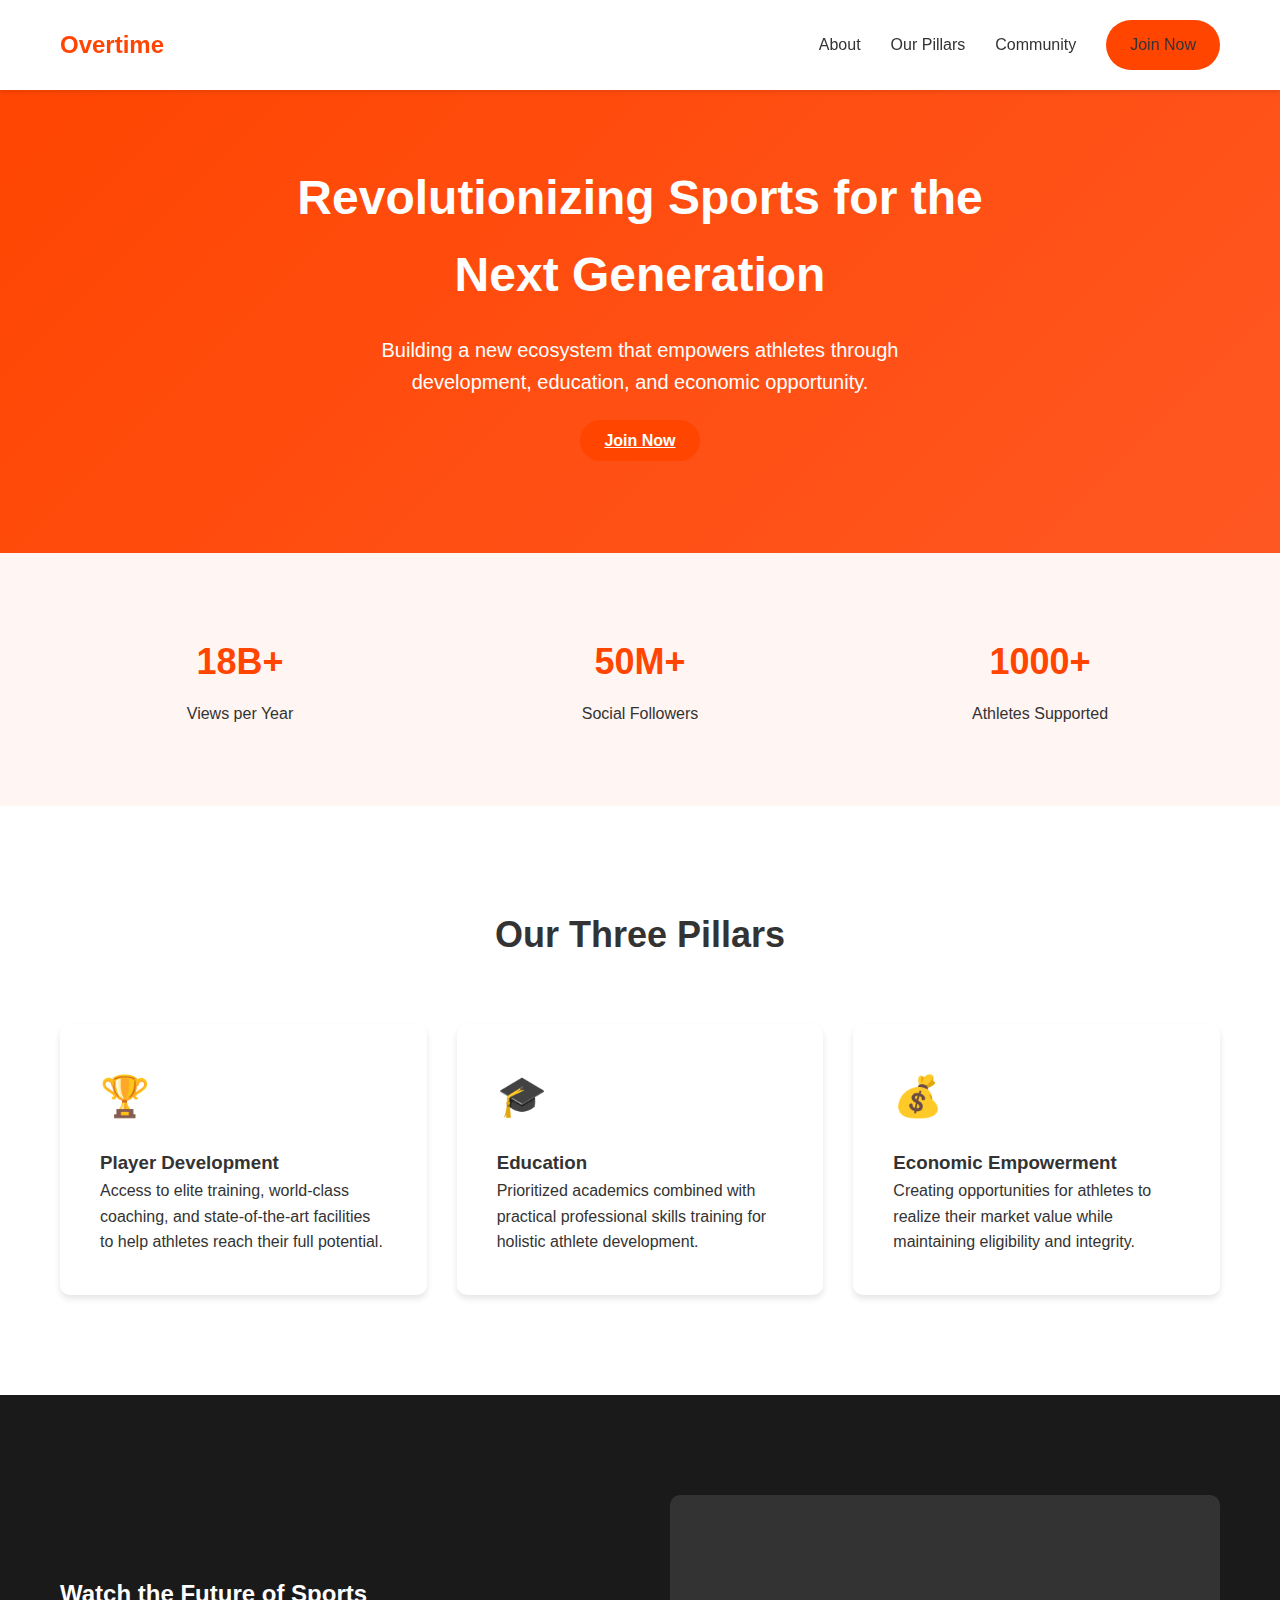
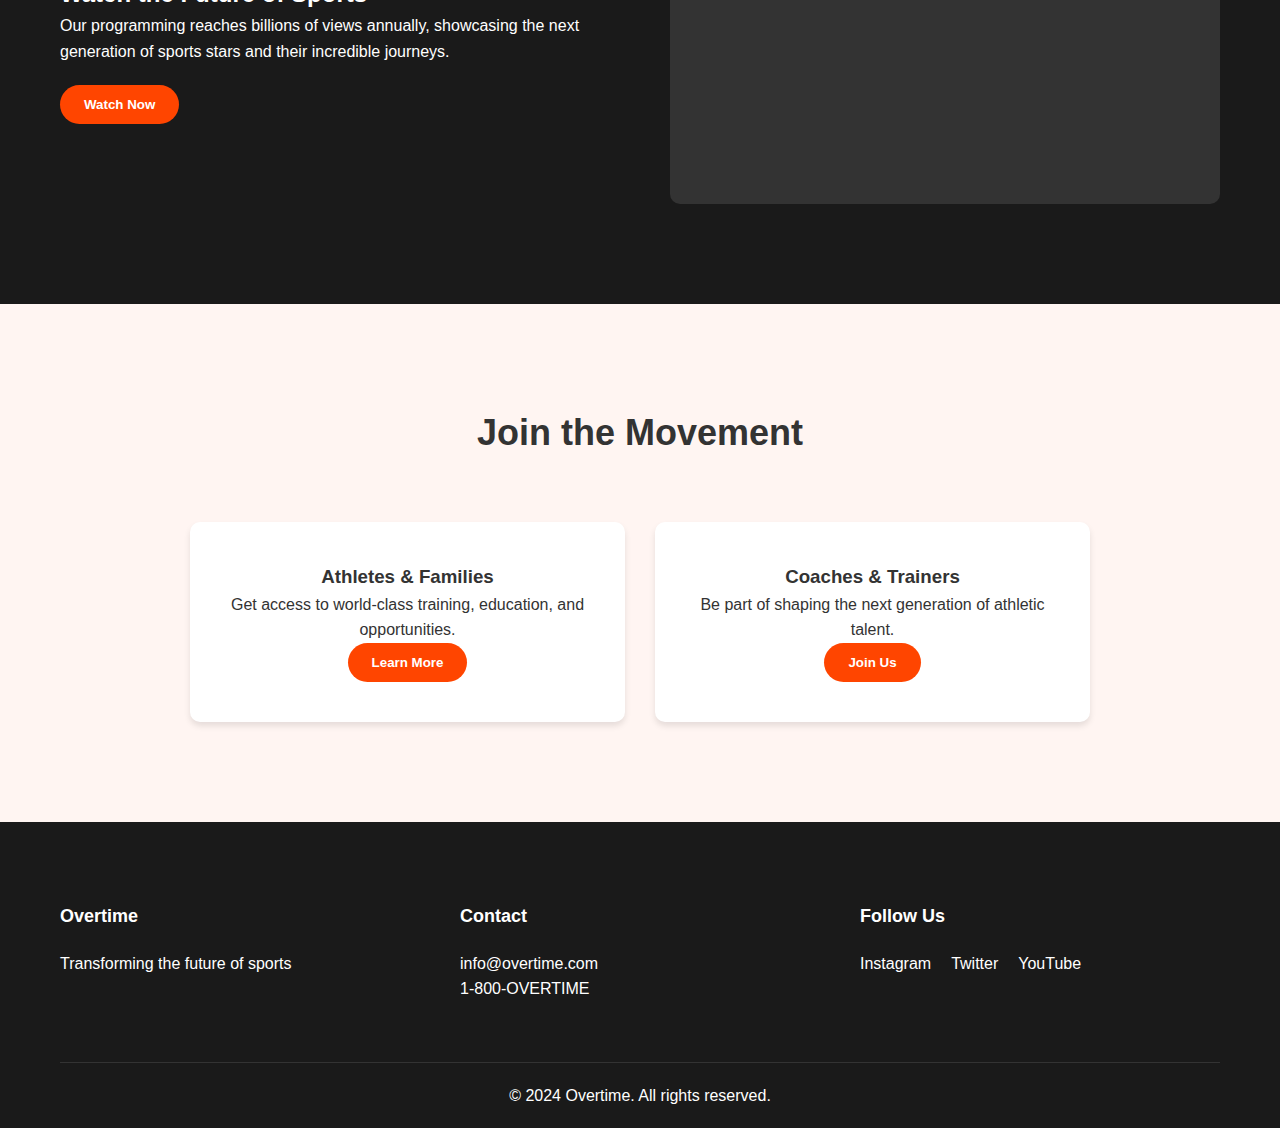
<file: index.html>
<!DOCTYPE html>
<html lang="en">
<head>
    <meta charset="UTF-8">
    <meta name="viewport" content="width=device-width, initial-scale=1.0">
    <title>Overtime - Next Generation Sports</title>  
    <link rel="stylesheet" href="styles.css">
</head>
<body>
    <!-- Navigation -->
    <nav class="navbar">
        <div class="container">
            <div class="logo">Overtime</div>
            <div class="nav-links">
                <a href="about.html">About</a>
                <a href="pillars.html">Our Pillars</a>
                <a href="community.html">Community</a>
                <a href="join.html" class="cta-button">Join Now</a>
            </div>
        </div>
    </nav>

    <!-- Hero Section -->
    <header class="hero">
        <div class="container">
            <h1>Revolutionizing Sports for the Next Generation</h1>
            <p>Building a new ecosystem that empowers athletes through development, education, and economic opportunity.</p>
            <a href="join.html" class="cta-button">Join Now</a>
        </div>
    </header>

    <!-- Stats Section -->
    <section class="stats">
        <div class="container">
            <div class="stat-item">
                <h2>18B+</h2>
                <p>Views per Year</p>
            </div>
            <div class="stat-item">
                <h2>50M+</h2>
                <p>Social Followers</p>
            </div>
            <div class="stat-item">
                <h2>1000+</h2>
                <p>Athletes Supported</p>
            </div>
        </div>
    </section>

    <!-- Three Pillars Section -->
    <section class="pillars" id="pillars">
        <div class="container">
            <h2>Our Three Pillars</h2>
            <div class="pillar-grid">
                <div class="pillar-card">
                    <div class="icon">🏆</div>
                    <h3>Player Development</h3>
                    <p>Access to elite training, world-class coaching, and state-of-the-art facilities to help athletes reach their full potential.</p>
                </div>
                <div class="pillar-card">
                    <div class="icon">🎓</div>
                    <h3>Education</h3>
                    <p>Prioritized academics combined with practical professional skills training for holistic athlete development.</p>
                </div>
                <div class="pillar-card">
                    <div class="icon">💰</div>
                    <h3>Economic Empowerment</h3>
                    <p>Creating opportunities for athletes to realize their market value while maintaining eligibility and integrity.</p>
                </div>
            </div>
        </div>
    </section>

    <!-- Featured Content Section -->
    <section class="featured">
        <div class="container">
            <div class="content-grid">
                <div class="content-text">
                    <h2>Watch the Future of Sports</h2>
                    <p>Our programming reaches billions of views annually, showcasing the next generation of sports stars and their incredible journeys.</p>
                    <button class="watch-button">Watch Now</button>
                </div>
                <div class="content-video">
                    <div class="video-placeholder"></div>
                </div>
            </div>
        </div>
    </section>

    <!-- Community Section -->
    <section class="community" id="community">
        <div class="container">
            <h2>Join the Movement</h2>
            <div class="community-grid">
                <div class="community-card">
                    <h3>Athletes & Families</h3>
                    <p>Get access to world-class training, education, and opportunities.</p>
                    <button class="cta-button">Learn More</button>
                </div>
                <div class="community-card">
                    <h3>Coaches & Trainers</h3>
                    <p>Be part of shaping the next generation of athletic talent.</p>
                    <button class="cta-button">Join Us</button>
                </div>
            </div>
        </div>
    </section>

    <!-- Footer -->
    <footer class="footer">
        <div class="container">
            <div class="footer-content">
                <div class="footer-section">
                    <h4>Overtime</h4>
                    <p>Transforming the future of sports</p>
                </div>
                <div class="footer-section">
                    <h4>Contact</h4>
                    <p>info@overtime.com</p>
                    <p>1-800-OVERTIME</p>
                </div>
                <div class="footer-section">
                    <h4>Follow Us</h4>
                    <div class="social-links">
                        <a href="#">Instagram</a>
                        <a href="#">Twitter</a>
                        <a href="#">YouTube</a>
                    </div>
                </div>
            </div>
            <div class="footer-bottom">
                <p>&copy; 2024 Overtime. All rights reserved.</p>
            </div>
        </div>
    </footer>
</body>
</html>
</file>
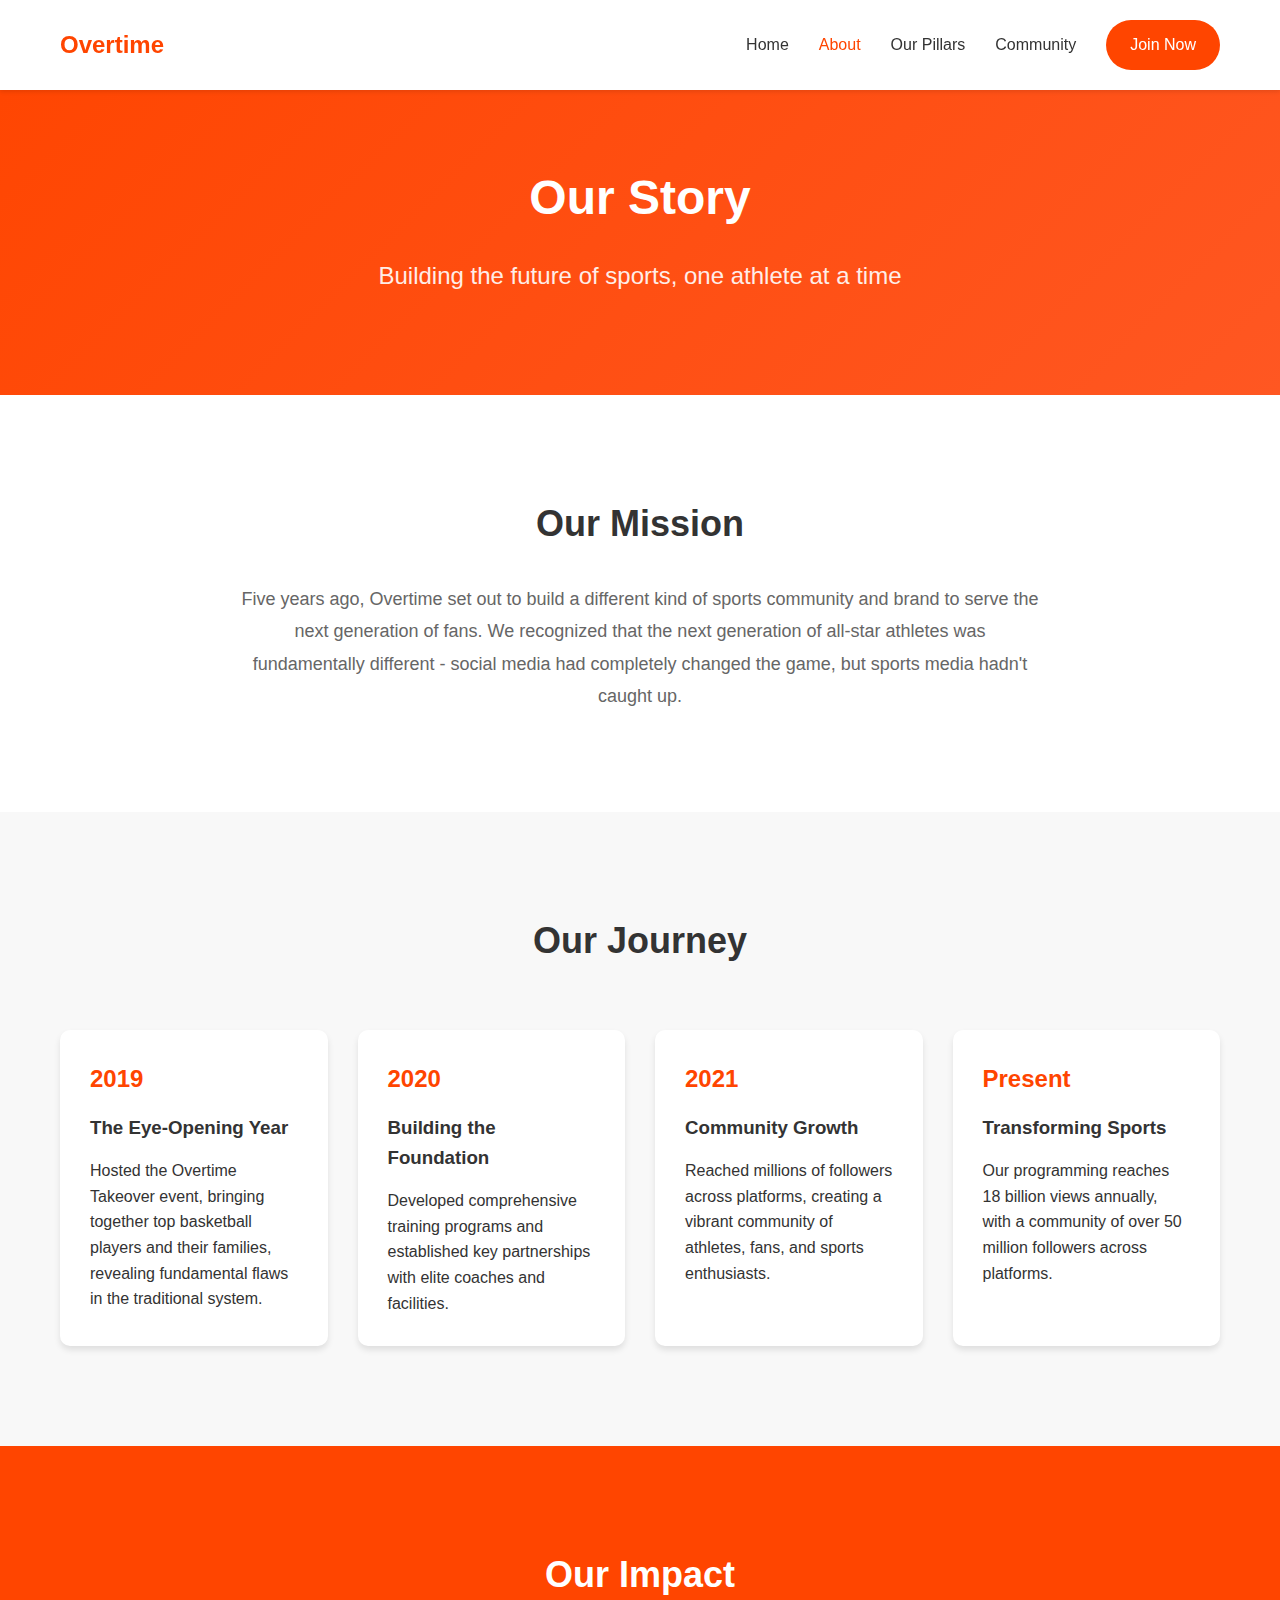
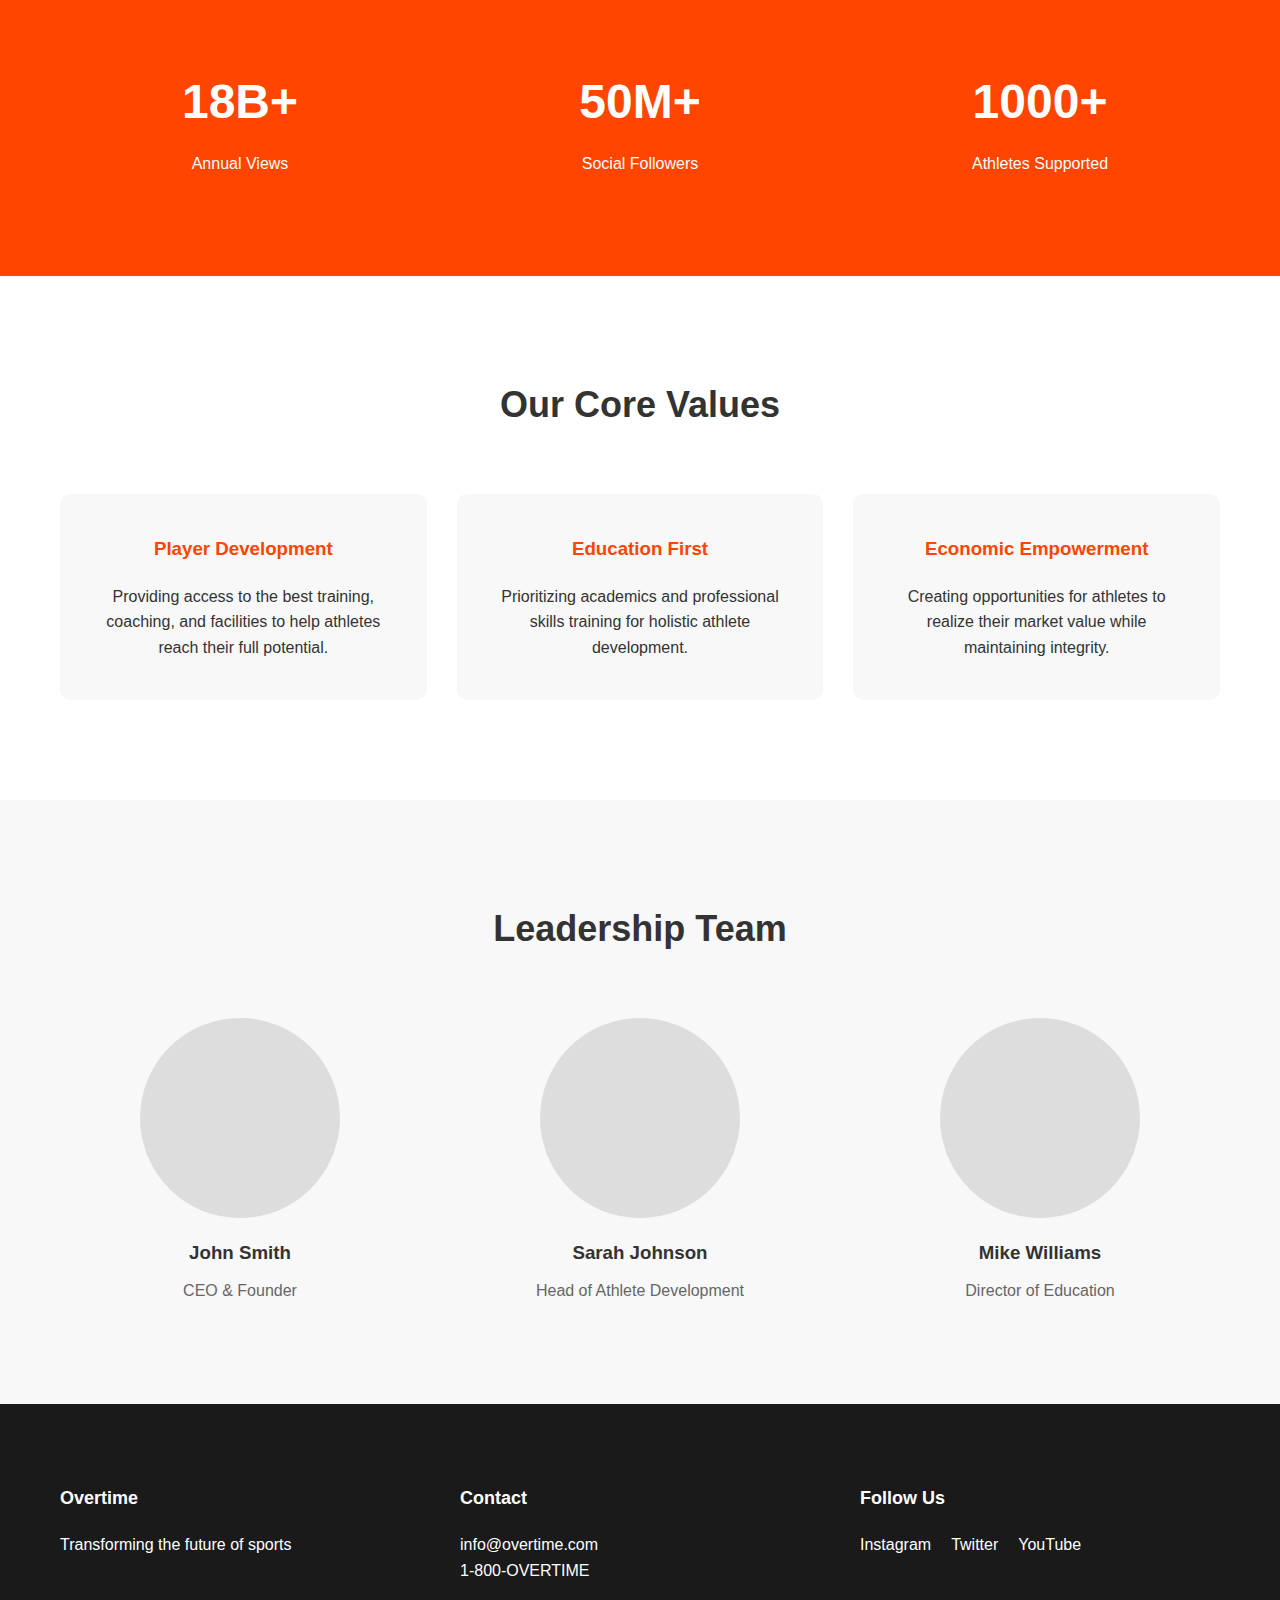
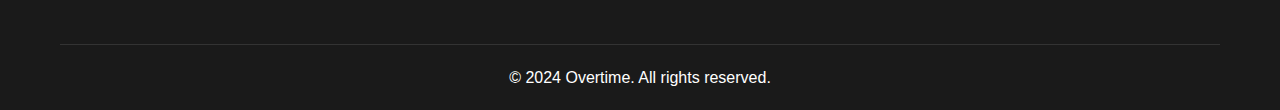
<file: about.html>
<!DOCTYPE html>
<html lang="en">
<head>
    <meta charset="UTF-8">
    <meta name="viewport" content="width=device-width, initial-scale=1.0">
    <title>About Overtime - Revolutionizing Sports</title>
    <link rel="stylesheet" href="about-styles.css">
</head>
<body>
    <!-- Navigation -->
    <nav class="navbar">
        <div class="container">
            <a href="index.html" class="logo">Overtime</a>
            <div class="nav-links">
                <a href="home.html">Home</a>
                <a href="#about" class="active">About</a>
                <a href="ourpillar">Our Pillars </a>
                <a href="#community">Community</a>
                <a href="join.html" class="cta-button">Join Now</a>
            </div>
        </div>
    </nav>

    <!-- Hero Section -->
    <header class="about-hero">
        <div class="container">
            <h1>Our Story</h1>
            <p>Building the future of sports, one athlete at a time</p>
        </div>
    </header>

    <!-- Mission Section -->
    <section class="mission">
        <div class="container">
            <div class="mission-content">
                <h2>Our Mission</h2>
                <p>Five years ago, Overtime set out to build a different kind of sports community and brand to serve the next generation of fans. We recognized that the next generation of all-star athletes was fundamentally different - social media had completely changed the game, but sports media hadn't caught up.</p>
            </div>
        </div>
    </section>

    <!-- Journey Timeline -->
    <section class="timeline">
        <div class="container">
            <h2>Our Journey</h2>
            <div class="timeline-grid">
                <div class="timeline-item">
                    <div class="year">2019</div>
                    <h3>The Eye-Opening Year</h3>
                    <p>Hosted the Overtime Takeover event, bringing together top basketball players and their families, revealing fundamental flaws in the traditional system.</p>
                </div>
                <div class="timeline-item">
                    <div class="year">2020</div>
                    <h3>Building the Foundation</h3>
                    <p>Developed comprehensive training programs and established key partnerships with elite coaches and facilities.</p>
                </div>
                <div class="timeline-item">
                    <div class="year">2021</div>
                    <h3>Community Growth</h3>
                    <p>Reached millions of followers across platforms, creating a vibrant community of athletes, fans, and sports enthusiasts.</p>
                </div>
                <div class="timeline-item">
                    <div class="year">Present</div>
                    <h3>Transforming Sports</h3>
                    <p>Our programming reaches 18 billion views annually, with a community of over 50 million followers across platforms.</p>
                </div>
            </div>
        </div>
    </section>

    <!-- Impact Stats -->
    <section class="impact">
        <div class="container">
            <h2>Our Impact</h2>
            <div class="stats-grid">
                <div class="stat-item">
                    <span class="stat-number">18B+</span>
                    <p>Annual Views</p>
                </div>
                <div class="stat-item">
                    <span class="stat-number">50M+</span>
                    <p>Social Followers</p>
                </div>
                <div class="stat-item">
                    <span class="stat-number">1000+</span>
                    <p>Athletes Supported</p>
                </div>
            </div>
        </div>
    </section>

    <!-- Values Section -->
    <section class="values">
        <div class="container">
            <h2>Our Core Values</h2>
            <div class="values-grid">
                <div class="value-card">
                    <h3>Player Development</h3>
                    <p>Providing access to the best training, coaching, and facilities to help athletes reach their full potential.</p>
                </div>
                <div class="value-card">
                    <h3>Education First</h3>
                    <p>Prioritizing academics and professional skills training for holistic athlete development.</p>
                </div>
                <div class="value-card">
                    <h3>Economic Empowerment</h3>
                    <p>Creating opportunities for athletes to realize their market value while maintaining integrity.</p>
                </div>
            </div>
        </div>
    </section>

    <!-- Team Section -->
    <section class="team">
        <div class="container">
            <h2>Leadership Team</h2>
            <div class="team-grid">
                <div class="team-member">
                    <div class="member-photo"></div>
                    <h3>John Smith</h3>
                    <p>CEO & Founder</p>
                </div>
                <div class="team-member">
                    <div class="member-photo"></div>
                    <h3>Sarah Johnson</h3>
                    <p>Head of Athlete Development</p>
                </div>
                <div class="team-member">
                    <div class="member-photo"></div>
                    <h3>Mike Williams</h3>
                    <p>Director of Education</p>
                </div>
            </div>
        </div>
    </section>

    <!-- Footer -->
    <footer class="footer">
        <div class="container">
            <div class="footer-content">
                <div class="footer-section">
                    <h4>Overtime</h4>
                    <p>Transforming the future of sports</p>
                </div>
                <div class="footer-section">
                    <h4>Contact</h4>
                    <p>info@overtime.com</p>
                    <p>1-800-OVERTIME</p>
                </div>
                <div class="footer-section">
                    <h4>Follow Us</h4>
                    <div class="social-links">
                        <a href="#">Instagram</a>
                        <a href="#">Twitter</a>
                        <a href="#">YouTube</a>
                    </div>
                </div>
            </div>
            <div class="footer-bottom">
                <p>&copy; 2024 Overtime. All rights reserved.</p>
            </div>
        </div>
    </footer>
</body>
</html>
</file>
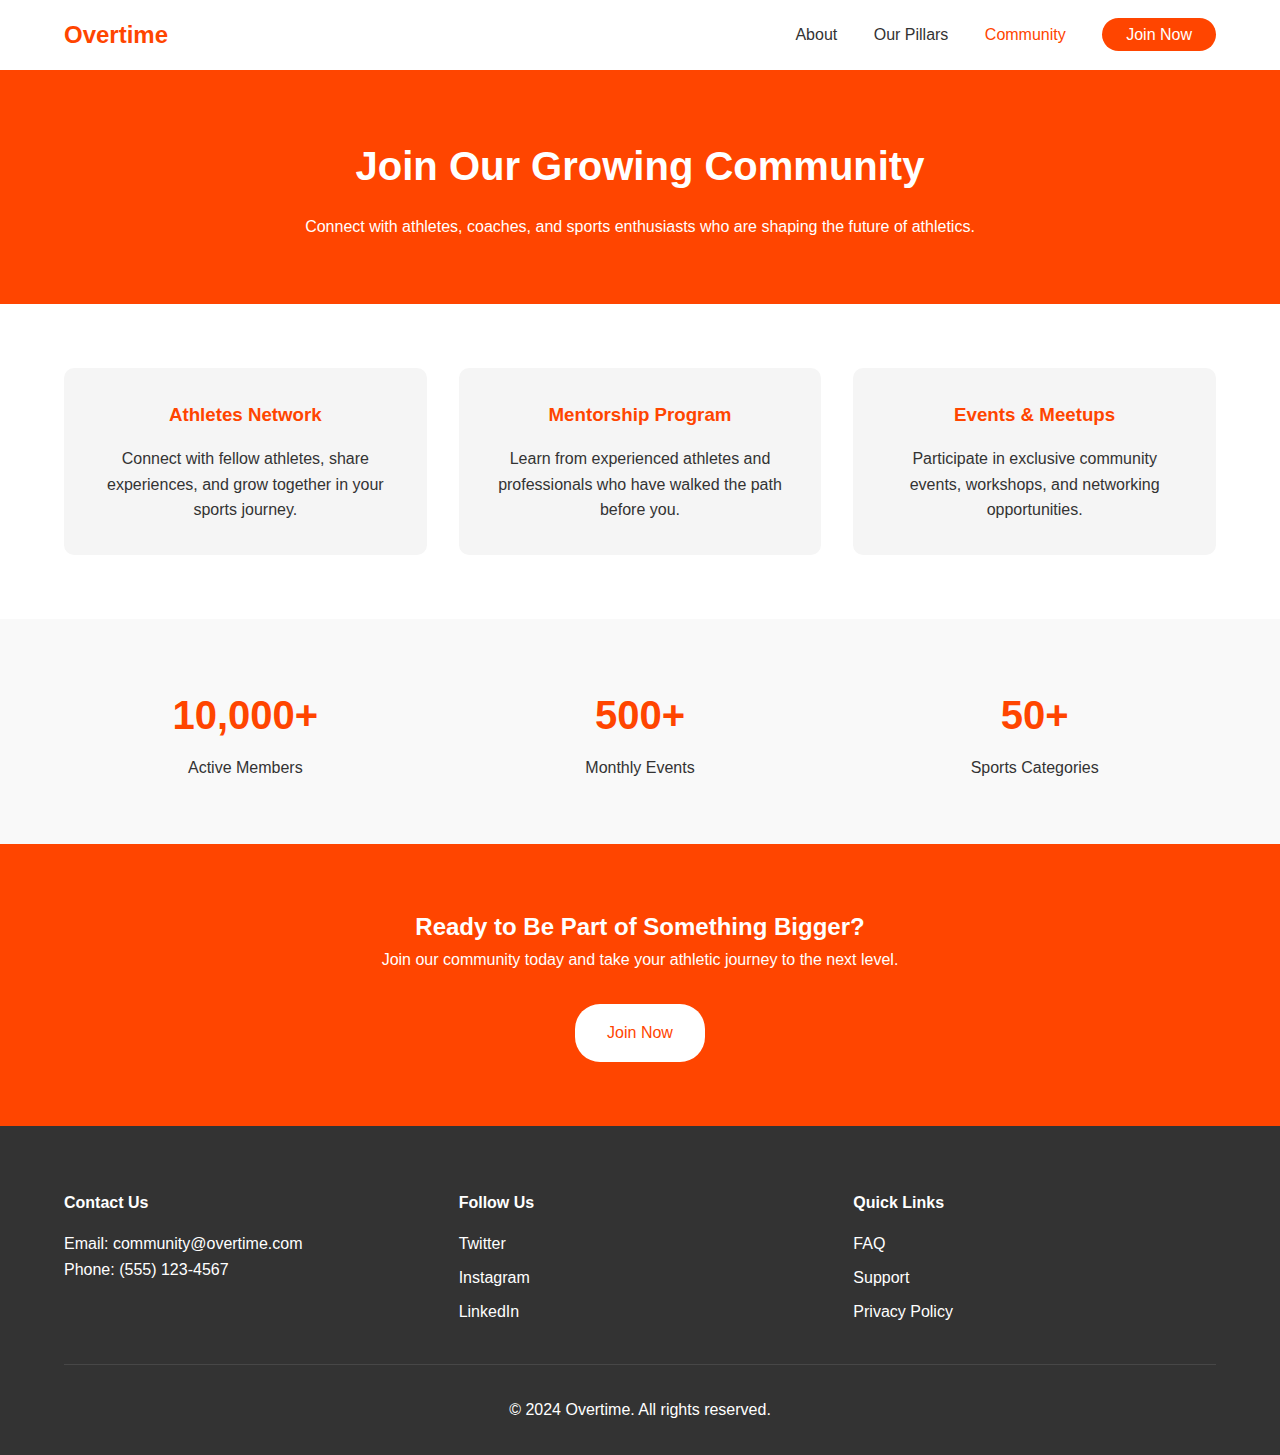
<file: community.html>
<!DOCTYPE html>
<html lang="en">
<head>
    <meta charset="UTF-8">
    <meta name="viewport" content="width=device-width, initial-scale=1.0">
    <title>Overtime - Community</title>
    <link rel="stylesheet" href="comm.styles.css">
</head>
<body>
    <nav class="navbar">
        <div class="logo">Overtime</div>
        <div class="nav-links">
            <a href="#">About</a>
            <a href="#">Our Pillars</a>
            <a href="#" class="active">Community</a>
            <a href="#" class="join-button">Join Now</a>
        </div>
    </nav>

    <main>
        <section class="hero-section">
            <h1>Join Our Growing Community</h1>
            <p>Connect with athletes, coaches, and sports enthusiasts who are shaping the future of athletics.</p>
        </section>

        <section class="community-features">
            <div class="feature-card">
                <h3>Athletes Network</h3>
                <p>Connect with fellow athletes, share experiences, and grow together in your sports journey.</p>
            </div>
            <div class="feature-card">
                <h3>Mentorship Program</h3>
                <p>Learn from experienced athletes and professionals who have walked the path before you.</p>
            </div>
            <div class="feature-card">
                <h3>Events & Meetups</h3>
                <p>Participate in exclusive community events, workshops, and networking opportunities.</p>
            </div>
        </section>

        <section class="community-stats">
            <div class="stat-item">
                <h2>10,000+</h2>
                <p>Active Members</p>
            </div>
            <div class="stat-item">
                <h2>500+</h2>
                <p>Monthly Events</p>
            </div>
            <div class="stat-item">
                <h2>50+</h2>
                <p>Sports Categories</p>
            </div>
        </section>

        <section class="join-community">
            <h2>Ready to Be Part of Something Bigger?</h2>
            <p>Join our community today and take your athletic journey to the next level.</p>
            <a href="#" class="cta-button">Join Now</a>
        </section>
    </main>

    <footer>
        <div class="footer-content">
            <div class="footer-section">
                <h4>Contact Us</h4>
                <p>Email: community@overtime.com</p>
                <p>Phone: (555) 123-4567</p>
            </div>
            <div class="footer-section">
                <h4>Follow Us</h4>
                <div class="social-links">
                    <a href="#">Twitter</a>
                    <a href="#">Instagram</a>
                    <a href="#">LinkedIn</a>
                </div>
            </div>
            <div class="footer-section">
                <h4>Quick Links</h4>
                <a href="#">FAQ</a>
                <a href="#">Support</a>
                <a href="#">Privacy Policy</a>
            </div>
        </div>
        <div class="footer-bottom">
            <p>&copy; 2024 Overtime. All rights reserved.</p>
        </div>
    </footer>
</body>
</html>
</file>
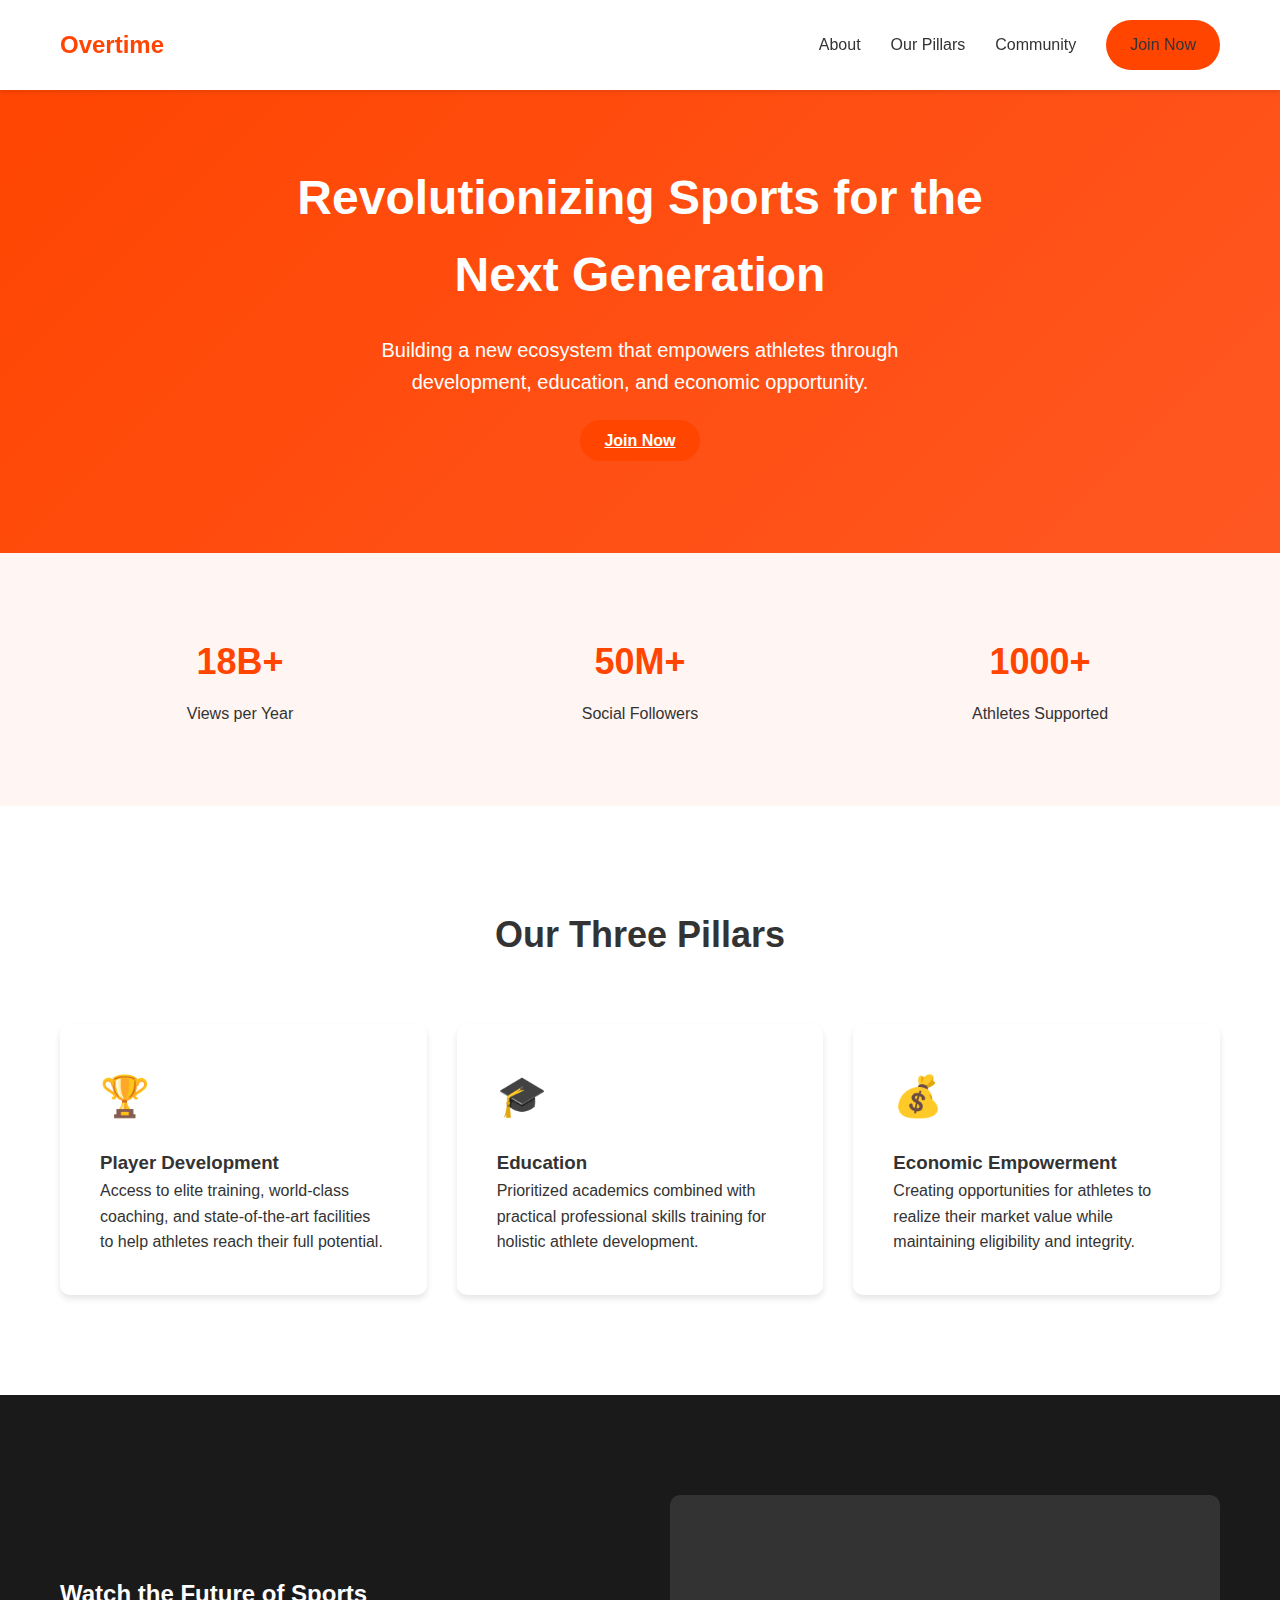
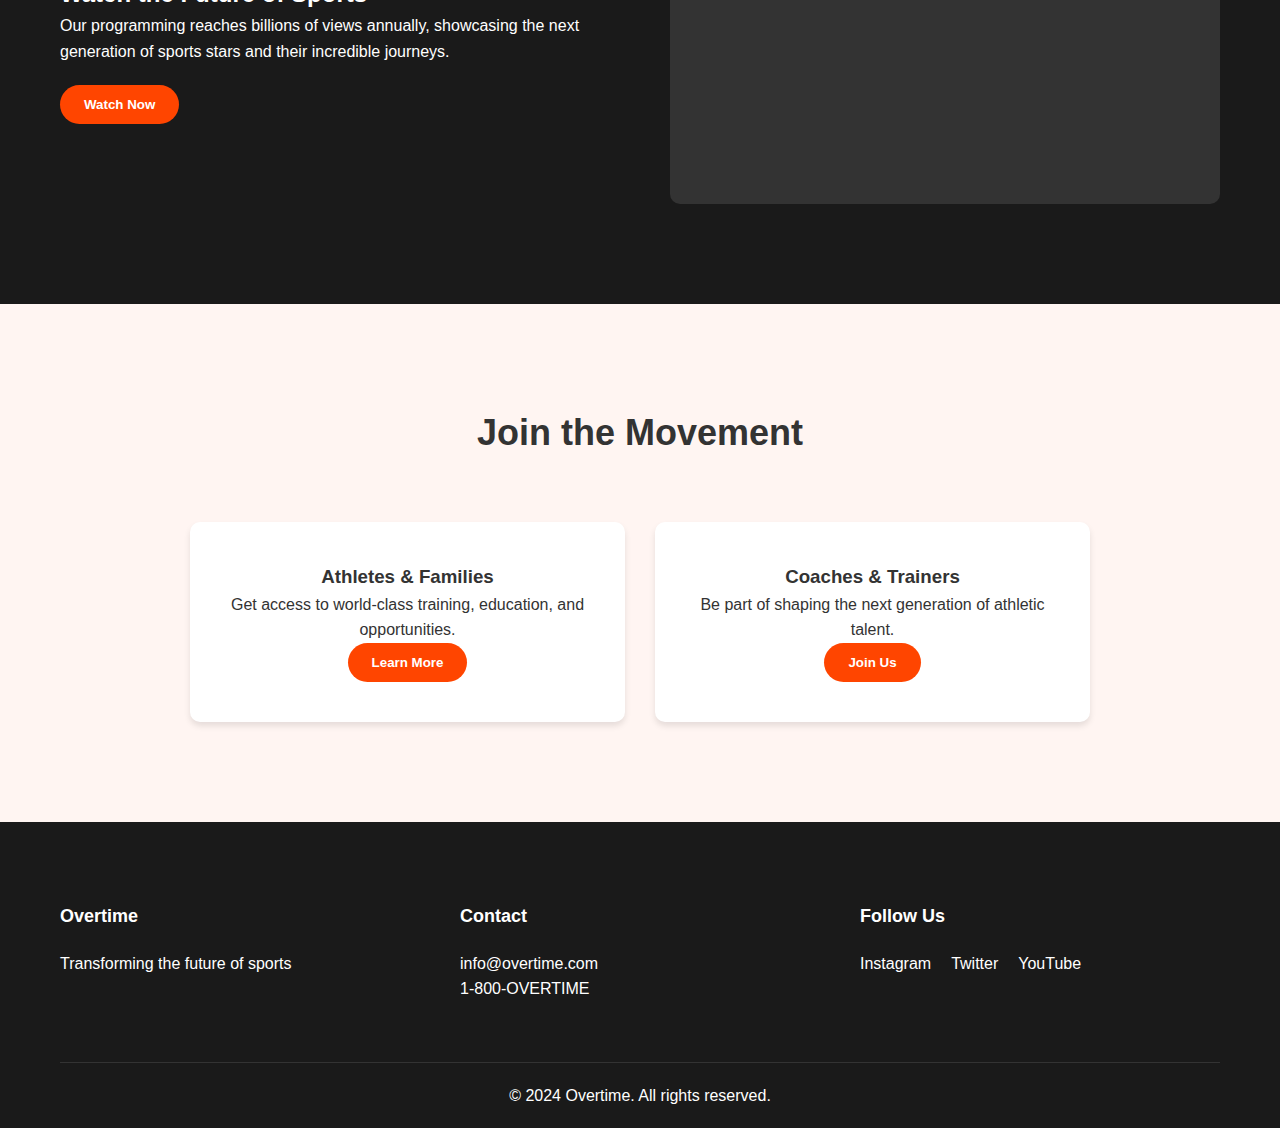
<file: home.html>
<!DOCTYPE html>
<html lang="en">
<head>
    <meta charset="UTF-8">
    <meta name="viewport" content="width=device-width, initial-scale=1.0">
    <title>Overtime - Next Generation Sports</title>  
    <link rel="stylesheet" href="styles.css">
</head>
<body>
    <!-- Navigation -->
    <nav class="navbar">
        <div class="container">
            <div class="logo">Overtime</div>
            <div class="nav-links">
                <a href="about.html">About</a>
                <a href="pillars.html">Our Pillars</a>
                <a href="community.html">Community</a>
                <a href="join.html" class="cta-button">Join Now</a>
            </div>
        </div>
    </nav>

    <!-- Hero Section -->
    <header class="hero">
        <div class="container">
            <h1>Revolutionizing Sports for the Next Generation</h1>
            <p>Building a new ecosystem that empowers athletes through development, education, and economic opportunity.</p>
            <a href="join.html" class="cta-button">Join Now</a>
        </div>
    </header>

    <!-- Stats Section -->
    <section class="stats">
        <div class="container">
            <div class="stat-item">
                <h2>18B+</h2>
                <p>Views per Year</p>
            </div>
            <div class="stat-item">
                <h2>50M+</h2>
                <p>Social Followers</p>
            </div>
            <div class="stat-item">
                <h2>1000+</h2>
                <p>Athletes Supported</p>
            </div>
        </div>
    </section>

    <!-- Three Pillars Section -->
    <section class="pillars" id="pillars">
        <div class="container">
            <h2>Our Three Pillars</h2>
            <div class="pillar-grid">
                <div class="pillar-card">
                    <div class="icon">🏆</div>
                    <h3>Player Development</h3>
                    <p>Access to elite training, world-class coaching, and state-of-the-art facilities to help athletes reach their full potential.</p>
                </div>
                <div class="pillar-card">
                    <div class="icon">🎓</div>
                    <h3>Education</h3>
                    <p>Prioritized academics combined with practical professional skills training for holistic athlete development.</p>
                </div>
                <div class="pillar-card">
                    <div class="icon">💰</div>
                    <h3>Economic Empowerment</h3>
                    <p>Creating opportunities for athletes to realize their market value while maintaining eligibility and integrity.</p>
                </div>
            </div>
        </div>
    </section>

    <!-- Featured Content Section -->
    <section class="featured">
        <div class="container">
            <div class="content-grid">
                <div class="content-text">
                    <h2>Watch the Future of Sports</h2>
                    <p>Our programming reaches billions of views annually, showcasing the next generation of sports stars and their incredible journeys.</p>
                    <button class="watch-button">Watch Now</button>
                </div>
                <div class="content-video">
                    <div class="video-placeholder"></div>
                </div>
            </div>
        </div>
    </section>

    <!-- Community Section -->
    <section class="community" id="community">
        <div class="container">
            <h2>Join the Movement</h2>
            <div class="community-grid">
                <div class="community-card">
                    <h3>Athletes & Families</h3>
                    <p>Get access to world-class training, education, and opportunities.</p>
                    <button class="cta-button">Learn More</button>
                </div>
                <div class="community-card">
                    <h3>Coaches & Trainers</h3>
                    <p>Be part of shaping the next generation of athletic talent.</p>
                    <button class="cta-button">Join Us</button>
                </div>
            </div>
        </div>
    </section>

    <!-- Footer -->
    <footer class="footer">
        <div class="container">
            <div class="footer-content">
                <div class="footer-section">
                    <h4>Overtime</h4>
                    <p>Transforming the future of sports</p>
                </div>
                <div class="footer-section">
                    <h4>Contact</h4>
                    <p>info@overtime.com</p>
                    <p>1-800-OVERTIME</p>
                </div>
                <div class="footer-section">
                    <h4>Follow Us</h4>
                    <div class="social-links">
                        <a href="#">Instagram</a>
                        <a href="#">Twitter</a>
                        <a href="#">YouTube</a>
                    </div>
                </div>
            </div>
            <div class="footer-bottom">
                <p>&copy; 2024 Overtime. All rights reserved.</p>
            </div>
        </div>
    </footer>
</body>
</html>
</file>
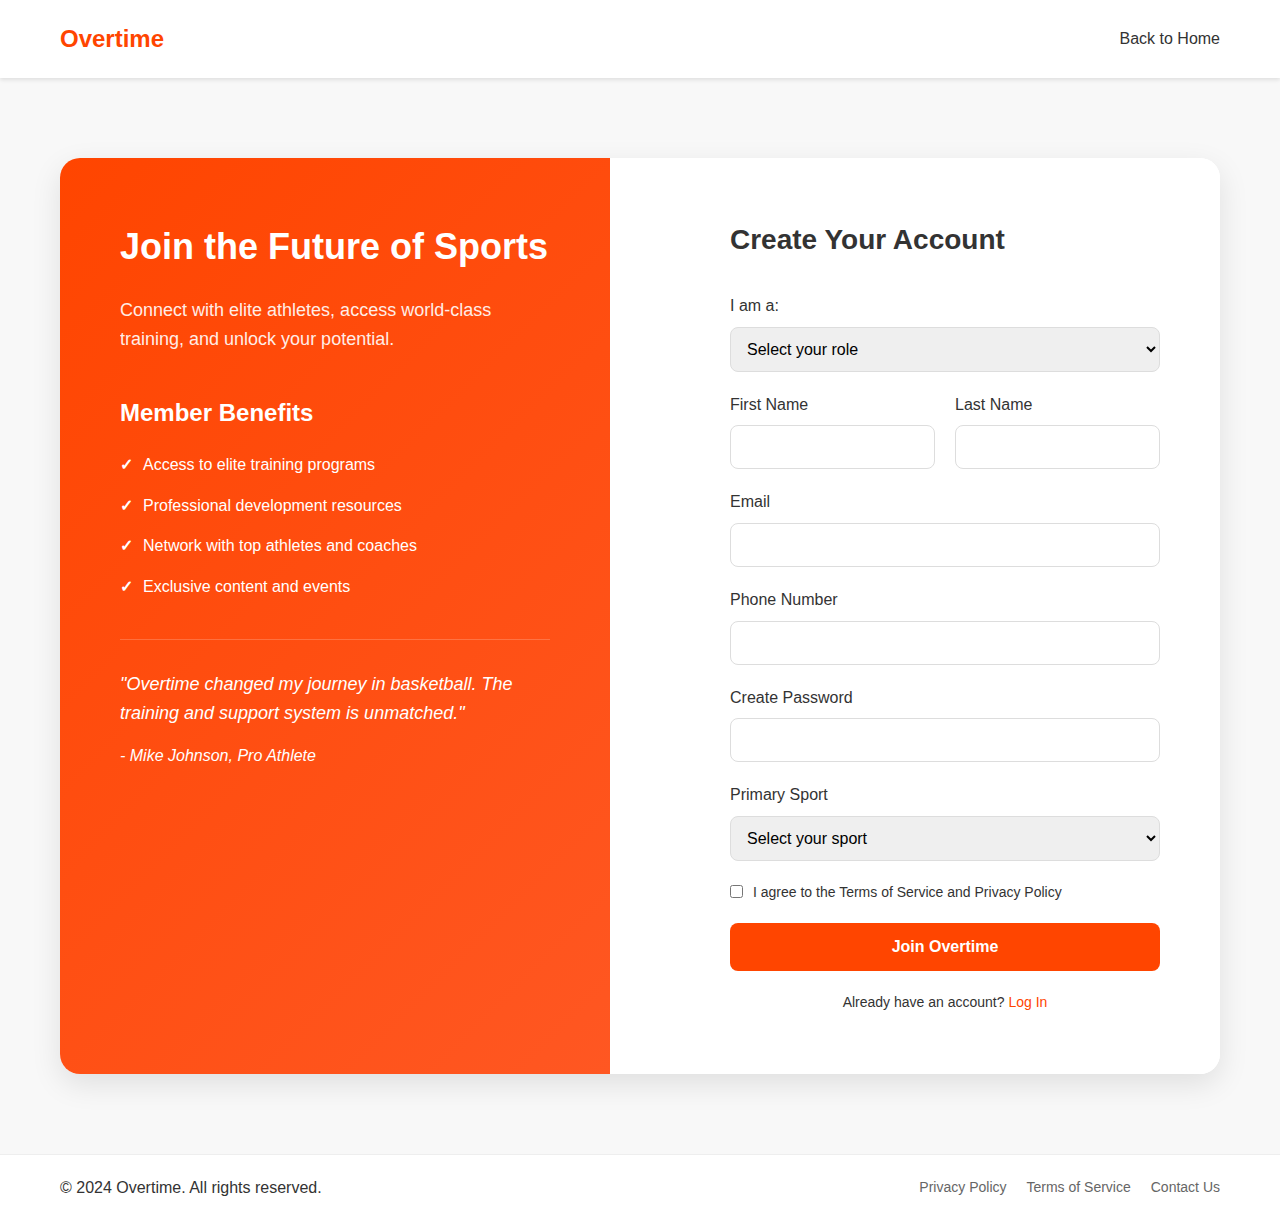
<file: join.html>
<!DOCTYPE html>
<html lang="en">
<head>
    <meta charset="UTF-8">
    <meta name="viewport" content="width=device-width, initial-scale=1.0">
    <title>Join Overtime - Build Your Future in Sports</title>
    <link rel="stylesheet" href="join-styles.css">
</head>
<body>
    <!-- Navigation -->
    <nav class="navbar">
        <div class="container">
            <a href="home.html" class="logo">Overtime</a>
            <div class="nav-links">
                <a href="home.html">Back to Home</a>
            </div>
        </div>
    </nav>

    <!-- Join Form Section -->
    <main class="join-section">
        <div class="container">
            <div class="join-container">
                <div class="join-info">
                    <h1>Join the Future of Sports</h1>
                    <p>Connect with elite athletes, access world-class training, and unlock your potential.</p>
                    
                    <div class="benefits">
                        <h3>Member Benefits</h3>
                        <ul>
                            <li>Access to elite training programs</li>
                            <li>Professional development resources</li>
                            <li>Network with top athletes and coaches</li>
                            <li>Exclusive content and events</li>
                        </ul>
                    </div>

                    <div class="testimonial">
                        <blockquote>
                            "Overtime changed my journey in basketball. The training and support system is unmatched."
                        </blockquote>
                        <cite>- Mike Johnson, Pro Athlete</cite>
                    </div>
                </div>

                <div class="join-form">
                    <h2>Create Your Account</h2>
                    <form id="registrationForm">
                        <div class="form-group">
                            <label for="role">I am a:</label>
                            <select id="role" name="role" required>
                                <option value="">Select your role</option>
                                <option value="athlete">Athlete</option>
                                <option value="parent">Parent/Guardian</option>
                                <option value="coach">Coach/Trainer</option>
                            </select>
                        </div>

                        <div class="form-row">
                            <div class="form-group">
                                <label for="firstName">First Name</label>
                                <input type="text" id="firstName" name="firstName" required>
                            </div>
                            <div class="form-group">
                                <label for="lastName">Last Name</label>
                                <input type="text" id="lastName" name="lastName" required>
                            </div>
                        </div>

                        <div class="form-group">
                            <label for="email">Email</label>
                            <input type="email" id="email" name="email" required>
                        </div>

                        <div class="form-group">
                            <label for="phone">Phone Number</label>
                            <input type="tel" id="phone" name="phone" required>
                        </div>

                        <div class="form-group">
                            <label for="password">Create Password</label>
                            <input type="password" id="password" name="password" required>
                        </div>

                        <div class="form-group">
                            <label for="sport">Primary Sport</label>
                            <select id="sport" name="sport" required>
                                <option value="">Select your sport</option>
                                <option value="basketball">Basketball</option>
                                <option value="football">Football</option>
                                <option value="baseball">Baseball</option>
                                <option value="soccer">Soccer</option>
                                <option value="other">Other</option>
                            </select>
                        </div>

                        <div class="form-group checkbox">
                            <input type="checkbox" id="terms" name="terms" required>
                            <label for="terms">I agree to the Terms of Service and Privacy Policy</label>
                        </div>

                        <button type="submit" class="submit-button">Join Overtime</button>
                    </form>

                    <p class="login-link">Already have an account? <a href="#">Log In</a></p>
                </div>
            </div>
        </div>
    </main>

    <!-- Footer -->
    <footer class="footer">
        <div class="container">
            <div class="footer-content">
                <p>&copy; 2024 Overtime. All rights reserved.</p>
                <div class="footer-links">
                    <a href="#">Privacy Policy</a>
                    <a href="#">Terms of Service</a>
                    <a href="#">Contact Us</a>
                </div>
            </div>
        </div>
    </footer>
</body>
</html>
</file>
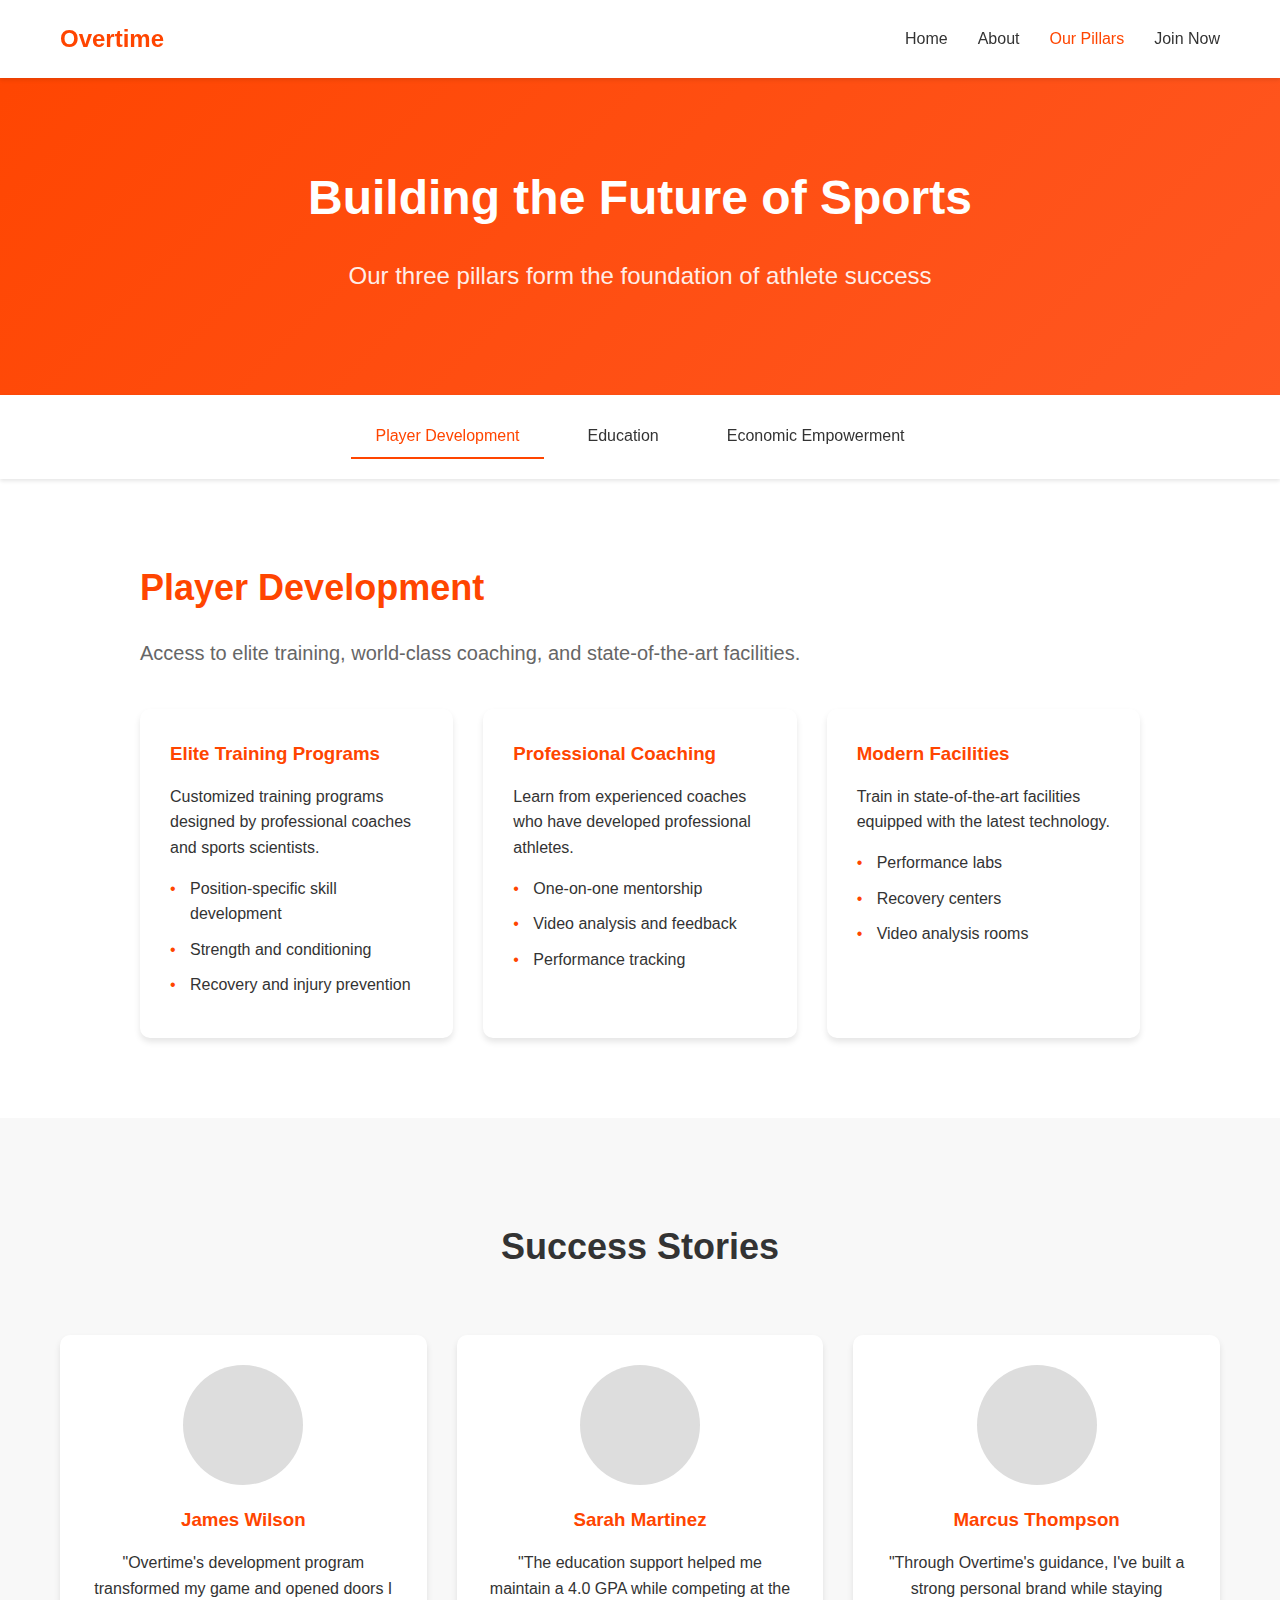
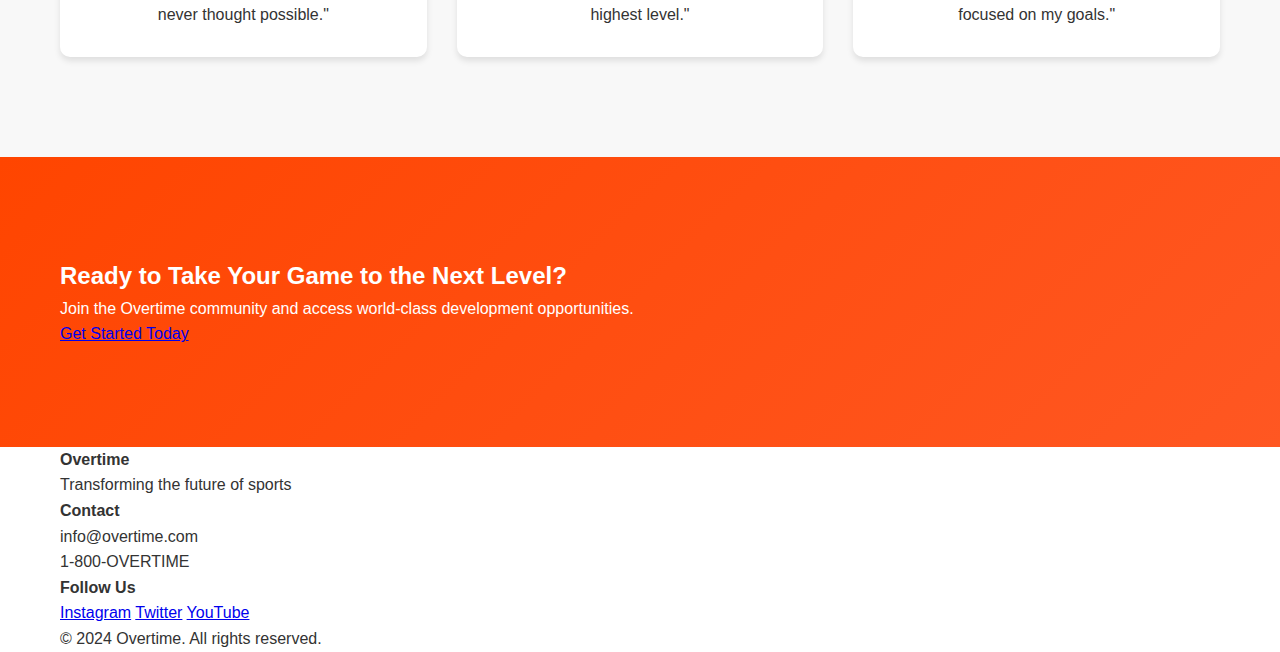
<file: pillars.html>
<!DOCTYPE html>
<html lang="en">
<head>
    <meta charset="UTF-8">
    <meta name="viewport" content="width=device-width, initial-scale=1.0">
    <title>Our Pillars - Overtime</title>
    <link rel="stylesheet" href="pillars-styles.css">
</head>
<body>
    <!-- Navigation -->
    <nav class="navbar">
        <div class="container">
            <a href="index.html" class="logo">Overtime</a>
            <div class="nav-links">
                <a href="index.html">Home</a>
                <a href="about.html">About</a>
                <a href="#" class="active">Our Pillars</a>
                <a href="join.html" class="cta-button">Join Now</a>
            </div>
        </div>
    </nav>

    <!-- Hero Section -->
    <header class="pillars-hero">
        <div class="container">
            <h1>Building the Future of Sports</h1>
            <p>Our three pillars form the foundation of athlete success</p>
        </div>
    </header>

    <!-- Pillar Navigation -->
    <section class="pillar-nav">
        <div class="container">
            <div class="nav-buttons">
                <button class="pillar-btn active" data-pillar="development">Player Development</button>
                <button class="pillar-btn" data-pillar="education">Education</button>
                <button class="pillar-btn" data-pillar="economic">Economic Empowerment</button>
            </div>
        </div>
    </section>

    <!-- Player Development Section -->
    <section id="development" class="pillar-section active">
        <div class="container">
            <div class="pillar-content">
                <div class="pillar-info">
                    <h2>Player Development</h2>
                    <p class="lead">Access to elite training, world-class coaching, and state-of-the-art facilities.</p>
                    
                    <div class="features">
                        <div class="feature-card">
                            <h3>Elite Training Programs</h3>
                            <p>Customized training programs designed by professional coaches and sports scientists.</p>
                            <ul>
                                <li>Position-specific skill development</li>
                                <li>Strength and conditioning</li>
                                <li>Recovery and injury prevention</li>
                            </ul>
                        </div>
                        
                        <div class="feature-card">
                            <h3>Professional Coaching</h3>
                            <p>Learn from experienced coaches who have developed professional athletes.</p>
                            <ul>
                                <li>One-on-one mentorship</li>
                                <li>Video analysis and feedback</li>
                                <li>Performance tracking</li>
                            </ul>
                        </div>
                        
                        <div class="feature-card">
                            <h3>Modern Facilities</h3>
                            <p>Train in state-of-the-art facilities equipped with the latest technology.</p>
                            <ul>
                                <li>Performance labs</li>
                                <li>Recovery centers</li>
                                <li>Video analysis rooms</li>
                            </ul>
                        </div>
                    </div>
                </div>
            </div>
        </div>
    </section>

    <!-- Education Section -->
    <section id="education" class="pillar-section">
        <div class="container">
            <div class="pillar-content">
                <div class="pillar-info">
                    <h2>Education</h2>
                    <p class="lead">Balancing academic excellence with athletic achievement.</p>
                    
                    <div class="features">
                        <div class="feature-card">
                            <h3>Academic Support</h3>
                            <p>Comprehensive academic programs designed for student-athletes.</p>
                            <ul>
                                <li>Tutoring and mentorship</li>
                                <li>SAT/ACT preparation</li>
                                <li>College counseling</li>
                            </ul>
                        </div>
                        
                        <div class="feature-card">
                            <h3>Life Skills</h3>
                            <p>Development of essential skills for success on and off the field.</p>
                            <ul>
                                <li>Financial literacy</li>
                                <li>Media training</li>
                                <li>Leadership development</li>
                            </ul>
                        </div>
                        
                        <div class="feature-card">
                            <h3>Career Development</h3>
                            <p>Preparing for success beyond sports.</p>
                            <ul>
                                <li>Internship opportunities</li>
                                <li>Networking events</li>
                                <li>Professional workshops</li>
                            </ul>
                        </div>
                    </div>
                </div>
            </div>
        </div>
    </section>

    <!-- Economic Empowerment Section -->
    <section id="economic" class="pillar-section">
        <div class="container">
            <div class="pillar-content">
                <div class="pillar-info">
                    <h2>Economic Empowerment</h2>
                    <p class="lead">Creating opportunities for athletes to realize their market value.</p>
                    
                    <div class="features">
                        <div class="feature-card">
                            <h3>Brand Building</h3>
                            <p>Develop your personal brand and market presence.</p>
                            <ul>
                                <li>Social media strategy</li>
                                <li>Content creation</li>
                                <li>Brand partnerships</li>
                            </ul>
                        </div>
                        
                        <div class="feature-card">
                            <h3>Financial Education</h3>
                            <p>Learn to manage and grow your wealth responsibly.</p>
                            <ul>
                                <li>Investment basics</li>
                                <li>Budgeting skills</li>
                                <li>Long-term planning</li>
                            </ul>
                        </div>
                        
                        <div class="feature-card">
                            <h3>Market Opportunities</h3>
                            <p>Access to revenue opportunities while maintaining eligibility.</p>
                            <ul>
                                <li>Sponsorship guidance</li>
                                <li>NIL opportunities</li>
                                <li>Professional networking</li>
                            </ul>
                        </div>
                    </div>
                </div>
            </div>
        </div>
    </section>

    <!-- Success Stories -->
    <section class="success-stories">
        <div class="container">
            <h2>Success Stories</h2>
            <div class="stories-grid">
                <div class="story-card">
                    <div class="story-image"></div>
                    <h3>James Wilson</h3>
                    <p>"Overtime's development program transformed my game and opened doors I never thought possible."</p>
                </div>
                <div class="story-card">
                    <div class="story-image"></div>
                    <h3>Sarah Martinez</h3>
                    <p>"The education support helped me maintain a 4.0 GPA while competing at the highest level."</p>
                </div>
                <div class="story-card">
                    <div class="story-image"></div>
                    <h3>Marcus Thompson</h3>
                    <p>"Through Overtime's guidance, I've built a strong personal brand while staying focused on my goals."</p>
                </div>
            </div>
        </div>
    </section>

    <!-- CTA Section -->
    <section class="cta-section">
        <div class="container">
            <h2>Ready to Take Your Game to the Next Level?</h2>
            <p>Join the Overtime community and access world-class development opportunities.</p>
            <a href="join.html" class="cta-button">Get Started Today</a>
        </div>
    </section>

    <!-- Footer -->
    <footer class="footer">
        <div class="container">
            <div class="footer-content">
                <div class="footer-section">
                    <h4>Overtime</h4>
                    <p>Transforming the future of sports</p>
                </div>
                <div class="footer-section">
                    <h4>Contact</h4>
                    <p>info@overtime.com</p>
                    <p>1-800-OVERTIME</p>
                </div>
                <div class="footer-section">
                    <h4>Follow Us</h4>
                    <div class="social-links">
                        <a href="#">Instagram</a>
                        <a href="#">Twitter</a>
                        <a href="#">YouTube</a>
                    </div>
                </div>
            </div>
            <div class="footer-bottom">
                <p>&copy; 2024 Overtime. All rights reserved.</p>
            </div>
        </div>
    </footer>

    <script>
        // Simple tab switching functionality
        document.querySelectorAll('.pillar-btn').forEach(button => {
            button.addEventListener('click', () => {
                // Remove active class from all buttons and sections
                document.querySelectorAll('.pillar-btn').forEach(btn => btn.classList.remove('active'));
                document.querySelectorAll('.pillar-section').forEach(section => section.classList.remove('active'));
                
                // Add active class to clicked button and corresponding section
                button.classList.add('active');
                document.getElementById(button.dataset.pillar).classList.add('active');
            });
        });
    </script>
</body>
</html>
</file>
<file: about-styles.css>
/* Base Styles */
* {
    margin: 0;
    padding: 0;
    box-sizing: border-box;
}

body {
    font-family: -apple-system, BlinkMacSystemFont, 'Segoe UI', Roboto, Oxygen, Ubuntu, Cantarell, sans-serif;
    line-height: 1.6;
    color: #333;
}

.container {
    max-width: 1200px;
    margin: 0 auto;
    padding: 0 20px;
}

/* Navigation */
.navbar {
    background: white;
    padding: 20px 0;
    box-shadow: 0 2px 4px rgba(0,0,0,0.1);
    position: fixed;
    width: 100%;
    z-index: 1000;
}

.navbar .container {
    display: flex;
    justify-content: space-between;
    align-items: center;
}

.logo {
    font-size: 24px;
    font-weight: bold;
    color: #ff4500;
    text-decoration: none;
}

.nav-links {
    display: flex;
    gap: 30px;
    align-items: center;
}

.nav-links a {
    text-decoration: none;
    color: #333;
    font-weight: 500;
}

.nav-links a.active {
    color: #ff4500;
}

.cta-button {
    background: #ff4500;
    color: white !important;
    padding: 12px 24px;
    border-radius: 25px;
    transition: background 0.3s;
}

.cta-button:hover {
    background: #ff5722;
}

/* Hero Section */
.about-hero {
    background: linear-gradient(135deg, #ff4500, #ff5722);
    color: white;
    padding: 160px 0 100px;
    text-align: center;
}

.about-hero h1 {
    font-size: 48px;
    margin-bottom: 20px;
}

.about-hero p {
    font-size: 24px;
    opacity: 0.9;
}

/* Mission Section */
.mission {
    padding: 100px 0;
    background: #fff;
}

.mission-content {
    max-width: 800px;
    margin: 0 auto;
    text-align: center;
}

.mission h2 {
    font-size: 36px;
    margin-bottom: 30px;
    color: #333;
}

.mission p {
    font-size: 18px;
    color: #666;
    line-height: 1.8;
}

/* Timeline Section */
.timeline {
    padding: 100px 0;
    background: #f8f8f8;
}

.timeline h2 {
    text-align: center;
    font-size: 36px;
    margin-bottom: 60px;
}

.timeline-grid {
    display: grid;
    grid-template-columns: repeat(4, 1fr);
    gap: 30px;
}

.timeline-item {
    background: white;
    padding: 30px;
    border-radius: 10px;
    box-shadow: 0 4px 6px rgba(0,0,0,0.1);
}

.year {
    color: #ff4500;
    font-size: 24px;
    font-weight: bold;
    margin-bottom: 15px;
}

.timeline-item h3 {
    margin-bottom: 15px;
}

/* Impact Stats */
.impact {
    padding: 100px 0;
    background: #ff4500;
    color: white;
}

.impact h2 {
    text-align: center;
    font-size: 36px;
    margin-bottom: 60px;
}

.stats-grid {
    display: grid;
    grid-template-columns: repeat(3, 1fr);
    gap: 40px;
    text-align: center;
}

.stat-number {
    font-size: 48px;
    font-weight: bold;
    display: block;
    margin-bottom: 10px;
}

/* Values Section */
.values {
    padding: 100px 0;
    background: white;
}

.values h2 {
    text-align: center;
    font-size: 36px;
    margin-bottom: 60px;
}

.values-grid {
    display: grid;
    grid-template-columns: repeat(3, 1fr);
    gap: 30px;
}

.value-card {
    padding: 40px;
    background: #f8f8f8;
    border-radius: 10px;
    text-align: center;
}

.value-card h3 {
    color: #ff4500;
    margin-bottom: 20px;
}

/* Team Section */
.team {
    padding: 100px 0;
    background: #f8f8f8;
}

.team h2 {
    text-align: center;
    font-size: 36px;
    margin-bottom: 60px;
}

.team-grid {
    display: grid;
    grid-template-columns: repeat(3, 1fr);
    gap: 40px;
}

.team-member {
    text-align: center;
}

.member-photo {
    width: 200px;
    height: 200px;
    background: #ddd;
    border-radius: 50%;
    margin: 0 auto 20px;
}

.team-member h3 {
    margin-bottom: 10px;
}

.team-member p {
    color: #666;
}

/* Footer */
.footer {
    background: #1a1a1a;
    color: white;
    padding: 80px 0 20px;
}

.footer-content {
    display: grid;
    grid-template-columns: repeat(3, 1fr);
    gap: 40px;
    margin-bottom: 60px;
}

.footer-section h4 {
    margin-bottom: 20px;
    font-size: 18px;
}

.social-links {
    display: flex;
    gap: 20px;
}

.social-links a {
    color: white;
    text-decoration: none;
}

.footer-bottom {
    text-align: center;
    padding-top: 20px;
    border-top: 1px solid #333;
}

/* Responsive Design */
@media (max-width: 968px) {
    .timeline-grid,
    .values-grid,
    .team-grid {
        grid-template-columns: repeat(2, 1fr);
    }

    .stats-grid {
        grid-template-columns: 1fr;
    }
}

@media (max-width: 768px) {
    .nav-links {
        display: none;
    }

    .timeline-grid,
    .values-grid,
    .team-grid {
        grid-template-columns: 1fr;
    }

    .about-hero h1 {
        font-size: 36px;
    }

    .about-hero p {
        font-size: 18px;
    }

    .member-photo {
        width: 150px;
        height: 150px;
    }
}
</file>
<file: comm.styles.css>
/* Global Styles */
:root {
    --primary-color: #FF4500;
    --secondary-color: #FF5722;
    --text-color: #333333;
    --background-color: #FFFFFF;
}

* {
    margin: 0;
    padding: 0;
    box-sizing: border-box;
    font-family: Arial, sans-serif;
}

body {
    line-height: 1.6;
    color: var(--text-color);
}

/* Navigation */
.navbar {
    display: flex;
    justify-content: space-between;
    align-items: center;
    padding: 1rem 5%;
    background-color: var(--background-color);
    box-shadow: 0 2px 5px rgba(0,0,0,0.1);
}

.logo {
    font-size: 1.5rem;
    font-weight: bold;
    color: var(--primary-color);
}

.nav-links a {
    margin-left: 2rem;
    text-decoration: none;
    color: var(--text-color);
}

.nav-links .active {
    color: var(--primary-color);
}

.join-button {
    background-color: var(--primary-color);
    color: white !important;
    padding: 0.5rem 1.5rem;
    border-radius: 25px;
    transition: background-color 0.3s;
}

.join-button:hover {
    background-color: var(--secondary-color);
}

/* Hero Section */
.hero-section {
    background-color: var(--primary-color);
    color: white;
    text-align: center;
    padding: 4rem 2rem;
}

.hero-section h1 {
    font-size: 2.5rem;
    margin-bottom: 1rem;
}

/* Community Features */
.community-features {
    display: grid;
    grid-template-columns: repeat(auto-fit, minmax(300px, 1fr));
    gap: 2rem;
    padding: 4rem 5%;
}

.feature-card {
    background-color: #f5f5f5;
    padding: 2rem;
    border-radius: 10px;
    text-align: center;
}

.feature-card h3 {
    color: var(--primary-color);
    margin-bottom: 1rem;
}

/* Community Stats */
.community-stats {
    display: grid;
    grid-template-columns: repeat(auto-fit, minmax(200px, 1fr));
    gap: 2rem;
    padding: 4rem 5%;
    background-color: #f9f9f9;
    text-align: center;
}

.stat-item h2 {
    color: var(--primary-color);
    font-size: 2.5rem;
    margin-bottom: 0.5rem;
}

/* Join Community Section */
.join-community {
    text-align: center;
    padding: 4rem 2rem;
    background-color: var(--primary-color);
    color: white;
}

.cta-button {
    display: inline-block;
    background-color: white;
    color: var(--primary-color);
    padding: 1rem 2rem;
    border-radius: 25px;
    text-decoration: none;
    margin-top: 2rem;
    transition: transform 0.3s;
}

.cta-button:hover {
    transform: scale(1.05);
}

/* Footer */
footer {
    background-color: #333;
    color: white;
    padding: 4rem 5% 2rem;
}

.footer-content {
    display: grid;
    grid-template-columns: repeat(auto-fit, minmax(250px, 1fr));
    gap: 2rem;
    margin-bottom: 2rem;
}

.footer-section h4 {
    margin-bottom: 1rem;
}

.footer-section a {
    color: white;
    text-decoration: none;
    display: block;
    margin-bottom: 0.5rem;
}

.social-links a {
    margin-right: 1rem;
}

.footer-bottom {
    text-align: center;
    padding-top: 2rem;
    border-top: 1px solid rgba(255,255,255,0.1);
}

/* Responsive Design */
@media (max-width: 768px) {
    .navbar {
        flex-direction: column;
        text-align: center;
    }

    .nav-links {
        margin-top: 1rem;
    }

    .nav-links a {
        margin: 0.5rem;
        display: inline-block;
    }

    .hero-section h1 {
        font-size: 2rem;
    }
}
</file>
<file: join-styles.css>
/* Base Styles */
* {
    margin: 0;
    padding: 0;
    box-sizing: border-box;
}

body {
    font-family: -apple-system, BlinkMacSystemFont, 'Segoe UI', Roboto, Oxygen, Ubuntu, Cantarell, sans-serif;
    line-height: 1.6;
    color: #333;
    background-color: #f8f8f8;
}

.container {
    max-width: 1200px;
    margin: 0 auto;
    padding: 0 20px;
}

/* Navigation */
.navbar {
    background: white;
    padding: 20px 0;
    box-shadow: 0 2px 4px rgba(0,0,0,0.1);
}

.navbar .container {
    display: flex;
    justify-content: space-between;
    align-items: center;
}

.logo {
    font-size: 24px;
    font-weight: bold;
    color: #ff4500;
    text-decoration: none;
}

.nav-links a {
    text-decoration: none;
    color: #333;
    font-weight: 500;
}

/* Join Section */
.join-section {
    padding: 80px 0;
    min-height: calc(100vh - 180px);
}

.join-container {
    display: grid;
    grid-template-columns: 1fr 1fr;
    gap: 60px;
    background: white;
    border-radius: 20px;
    overflow: hidden;
    box-shadow: 0 10px 30px rgba(0,0,0,0.1);
}

/* Join Info Styles */
.join-info {
    padding: 60px;
    background: linear-gradient(135deg, #ff4500, #ff5722);
    color: white;
}

.join-info h1 {
    font-size: 36px;
    margin-bottom: 20px;
}

.join-info p {
    font-size: 18px;
    margin-bottom: 40px;
    opacity: 0.9;
}

.benefits {
    margin-bottom: 40px;
}

.benefits h3 {
    font-size: 24px;
    margin-bottom: 20px;
}

.benefits ul {
    list-style: none;
}

.benefits li {
    margin-bottom: 15px;
    display: flex;
    align-items: center;
}

.benefits li:before {
    content: "✓";
    margin-right: 10px;
    font-weight: bold;
}

.testimonial {
    padding: 30px 0;
    border-top: 1px solid rgba(255,255,255,0.2);
}

.testimonial blockquote {
    font-size: 18px;
    font-style: italic;
    margin-bottom: 15px;
}

/* Join Form Styles */
.join-form {
    padding: 60px;
    background: white;
}

.join-form h2 {
    font-size: 28px;
    margin-bottom: 30px;
    color: #333;
}

.form-group {
    margin-bottom: 20px;
}

.form-row {
    display: grid;
    grid-template-columns: 1fr 1fr;
    gap: 20px;
}

label {
    display: block;
    margin-bottom: 8px;
    font-weight: 500;
}

input[type="text"],
input[type="email"],
input[type="tel"],
input[type="password"],
select {
    width: 100%;
    padding: 12px;
    border: 1px solid #ddd;
    border-radius: 8px;
    font-size: 16px;
    transition: border-color 0.3s;
}

input:focus,
select:focus {
    outline: none;
    border-color: #ff4500;
}

.checkbox {
    display: flex;
    align-items: center;
    gap: 10px;
}

.checkbox label {
    margin-bottom: 0;
    font-size: 14px;
}

.submit-button {
    width: 100%;
    padding: 15px;
    background: #ff4500;
    color: white;
    border: none;
    border-radius: 8px;
    font-size: 16px;
    font-weight: bold;
    cursor: pointer;
    transition: background 0.3s;
}

.submit-button:hover {
    background: #ff5722;
}

.login-link {
    text-align: center;
    margin-top: 20px;
    font-size: 14px;
}

.login-link a {
    color: #ff4500;
    text-decoration: none;
}

/* Footer */
.footer {
    background: white;
    padding: 20px 0;
    border-top: 1px solid #eee;
}

.footer-content {
    display: flex;
    justify-content: space-between;
    align-items: center;
}

.footer-links {
    display: flex;
    gap: 20px;
}

.footer-links a {
    color: #666;
    text-decoration: none;
    font-size: 14px;
}

/* Responsive Design */
@media (max-width: 968px) {
    .join-container {
        grid-template-columns: 1fr;
    }

    .join-info,
    .join-form {
        padding: 40px;
    }
}

@media (max-width: 576px) {
    .form-row {
        grid-template-columns: 1fr;
    }

    .join-info,
    .join-form {
        padding: 30px;
    }

    .join-section {
        padding: 40px 0;
    }

    .footer-content {
        flex-direction: column;
        gap: 20px;
        text-align: center;
    }
}
</file>
<file: pillars-styles.css>
/* Base Styles */
* {
    margin: 0;
    padding: 0;
    box-sizing: border-box;
}

body {
    font-family: -apple-system, BlinkMacSystemFont, 'Segoe UI', Roboto, Oxygen, Ubuntu, Cantarell, sans-serif;
    line-height: 1.6;
    color: #333;
}

.container {
    max-width: 1200px;
    margin: 0 auto;
    padding: 0 20px;
}

/* Navigation */
.navbar {
    background: white;
    padding: 20px 0;
    box-shadow: 0 2px 4px rgba(0,0,0,0.1);
    position: fixed;
    width: 100%;
    z-index: 1000;
}

.navbar .container {
    display: flex;
    justify-content: space-between;
    align-items: center;
}

.logo {
    font-size: 24px;
    font-weight: bold;
    color: #ff4500;
    text-decoration: none;
}

.nav-links {
    display: flex;
    gap: 30px;
    align-items: center;
}

.nav-links a {
    text-decoration: none;
    color: #333;
    font-weight: 500;
}

.nav-links a.active {
    color: #ff4500;
}

/* Hero Section */
.pillars-hero {
    background: linear-gradient(135deg, #ff4500, #ff5722);
    color: white;
    padding: 160px 0 100px;
    text-align: center;
}

.pillars-hero h1 {
    font-size: 48px;
    margin-bottom: 20px;
}

.pillars-hero p {
    font-size: 24px;
    opacity: 0.9;
}

/* Pillar Navigation */
.pillar-nav {
    background: white;
    padding: 20px 0;
    box-shadow: 0 2px 4px rgba(0,0,0,0.1);
    position: sticky;
    top: 80px;
    z-index: 900;
}

.nav-buttons {
    display: flex;
    justify-content: center;
    gap: 20px;
}

.pillar-btn {
    padding: 12px 24px;
    border: none;
    background: none;
    color: #333;
    font-size: 16px;
    font-weight: 500;
    cursor: pointer;
    transition: color 0.3s;
    border-bottom: 2px solid transparent;
}

.pillar-btn.active {
    color: #ff4500;
    border-bottom: 2px solid #ff4500;
}

/* Pillar Sections */
.pillar-section {
    display: none;
    padding: 80px 0;
}

.pillar-section.active {
    display: block;
}

.pillar-content {
    max-width: 1000px;
    margin: 0 auto;
}

.pillar-info h2 {
    font-size: 36px;
    margin-bottom: 20px;
    color: #ff4500;
}

.lead {
    font-size: 20px;
    color: #666;
    margin-bottom: 40px;
}

/* Feature Cards */
.features {
    display: grid;
    grid-template-columns: repeat(3, 1fr);
    gap: 30px;
    margin-top: 40px;
}

.feature-card {
    background: white;
    padding: 30px;
    border-radius: 10px;
    box-shadow: 0 4px 6px rgba(0,0,0,0.1);
}

.feature-card h3 {
    color: #ff4500;
    margin-bottom: 15px;
}

.feature-card ul {
    list-style: none;
    margin-top: 15px;
}

.feature-card ul li {
    margin-bottom: 10px;
    padding-left: 20px;
    position: relative;
}

.feature-card ul li:before {
    content: "•";
    color: #ff4500;
    position: absolute;
    left: 0;
}

/* Success Stories */
.success-stories {
    background: #f8f8f8;
    padding: 100px 0;
}

.success-stories h2 {
    text-align: center;
    font-size: 36px;
    margin-bottom: 60px;
}

.stories-grid {
    display: grid;
    grid-template-columns: repeat(3, 1fr);
    gap: 30px;
}

.story-card {
    background: white;
    padding: 30px;
    border-radius: 10px;
    text-align: center;
    box-shadow: 0 4px 6px rgba(0,0,0,0.1);
}

.story-image {
    width: 120px;
    height: 120px;
    background: #ddd;
    border-radius: 50%;
    margin: 0 auto 20px;
}

.story-card h3 {
    color: #ff4500;
    margin-bottom: 15px;
}

/* CTA Section */
.cta-section {
    background: linear-gradient(135deg, #ff4500, #ff5722);
    color: white;
    padding: 100px 0;
    text-align
</file>
<file: styles.css>
/* Reset and Base Styles */
* {
    margin: 0;
    padding: 0;
    box-sizing: border-box;
}

body {
    font-family: -apple-system, BlinkMacSystemFont, 'Segoe UI', Roboto, Oxygen, Ubuntu, Cantarell, sans-serif;
    line-height: 1.6;
    color: #333;
}

.container {
    max-width: 1200px;
    margin: 0 auto;
    padding: 0 20px;
}

/* Navigation */
.navbar {
    background: white;
    padding: 20px 0;
    box-shadow: 0 2px 4px rgba(0,0,0,0.1);
    position: fixed;
    width: 100%;
    z-index: 1000;
}

.navbar .container {
    display: flex;
    justify-content: space-between;
    align-items: center;
}

.logo {
    font-size: 24px;
    font-weight: bold;
    color: #ff4500;
}

.nav-links {
    display: flex;
    gap: 30px;
    align-items: center;
}

.nav-links a {
    text-decoration: none;
    color: #333;
    font-weight: 500;
}

/* Button Styles */
.cta-button {
    background: #ff4500;
    color: white;
    padding: 12px 24px;
    border: none;
    border-radius: 25px;
    font-weight: bold;
    cursor: pointer;
    transition: background 0.3s;
}

.cta-button:hover {
    background: #ff5722;
}

/* Hero Section */
.hero {
    background: linear-gradient(135deg, #ff4500, #ff5722);
    color: white;
    padding: 160px 0 100px;
    text-align: center;
}

.hero h1 {
    font-size: 48px;
    margin-bottom: 20px;
    max-width: 800px;
    margin-left: auto;
    margin-right: auto;
}

.hero p {
    font-size: 20px;
    margin-bottom: 30px;
    max-width: 600px;
    margin-left: auto;
    margin-right: auto;
}

/* Stats Section */
.stats {
    background: #fff5f2;
    padding: 80px 0;
}

.stats .container {
    display: grid;
    grid-template-columns: repeat(3, 1fr);
    gap: 40px;
    text-align: center;
}

.stat-item h2 {
    font-size: 36px;
    color: #ff4500;
    margin-bottom: 10px;
}

/* Pillars Section */
.pillars {
    padding: 100px 0;
    background: white;
}

.pillars h2 {
    text-align: center;
    font-size: 36px;
    margin-bottom: 60px;
}

.pillar-grid {
    display: grid;
    grid-template-columns: repeat(3, 1fr);
    gap: 30px;
}

.pillar-card {
    background: white;
    padding: 40px;
    border-radius: 10px;
    box-shadow: 0 4px 6px rgba(0,0,0,0.1);
    transition: transform 0.3s;
}

.pillar-card:hover {
    transform: translateY(-5px);
}

.icon {
    font-size: 40px;
    margin-bottom: 20px;
}

/* Featured Section */
.featured {
    background: #1a1a1a;
    color: white;
    padding: 100px 0;
}

.content-grid {
    display: grid;
    grid-template-columns: 1fr 1fr;
    gap: 60px;
    align-items: center;
}

.video-placeholder {
    background: #333;
    aspect-ratio: 16/9;
    border-radius: 10px;
}

.watch-button {
    background: #ff4500;
    color: white;
    padding: 12px 24px;
    border: none;
    border-radius: 25px;
    font-weight: bold;
    margin-top: 20px;
    cursor: pointer;
}

/* Community Section */
.community {
    padding: 100px 0;
    background: #fff5f2;
}

.community h2 {
    text-align: center;
    font-size: 36px;
    margin-bottom: 60px;
}

.community-grid {
    display: grid;
    grid-template-columns: repeat(2, 1fr);
    gap: 30px;
    max-width: 900px;
    margin: 0 auto;
}

.community-card {
    background: white;
    padding: 40px;
    border-radius: 10px;
    text-align: center;
    box-shadow: 0 4px 6px rgba(0,0,0,0.1);
}

/* Footer */
.footer {
    background: #1a1a1a;
    color: white;
    padding: 80px 0 20px;
}

.footer-content {
    display: grid;
    grid-template-columns: repeat(3, 1fr);
    gap: 40px;
    margin-bottom: 60px;
}

.footer-section h4 {
    margin-bottom: 20px;
    font-size: 18px;
}

.social-links {
    display: flex;
    gap: 20px;
}

.social-links a {
    color: white;
    text-decoration: none;
}

.footer-bottom {
    text-align: center;
    padding-top: 20px;
    border-top: 1px solid #333;
}

/* Responsive Design */
@media (max-width: 768px) {
    .nav-links {
        display: none;
    }
    
    .stats .container,
    .pillar-grid,
    .content-grid,
    .community-grid,
    .footer-content {
        grid-template-columns: 1fr;
    }
    
    .hero h1 {
        font-size: 36px;
    }
    
    .hero p {
        font-size: 18px;
    }
    
    .content-grid {
        gap: 40px;
    }
}
</file>
